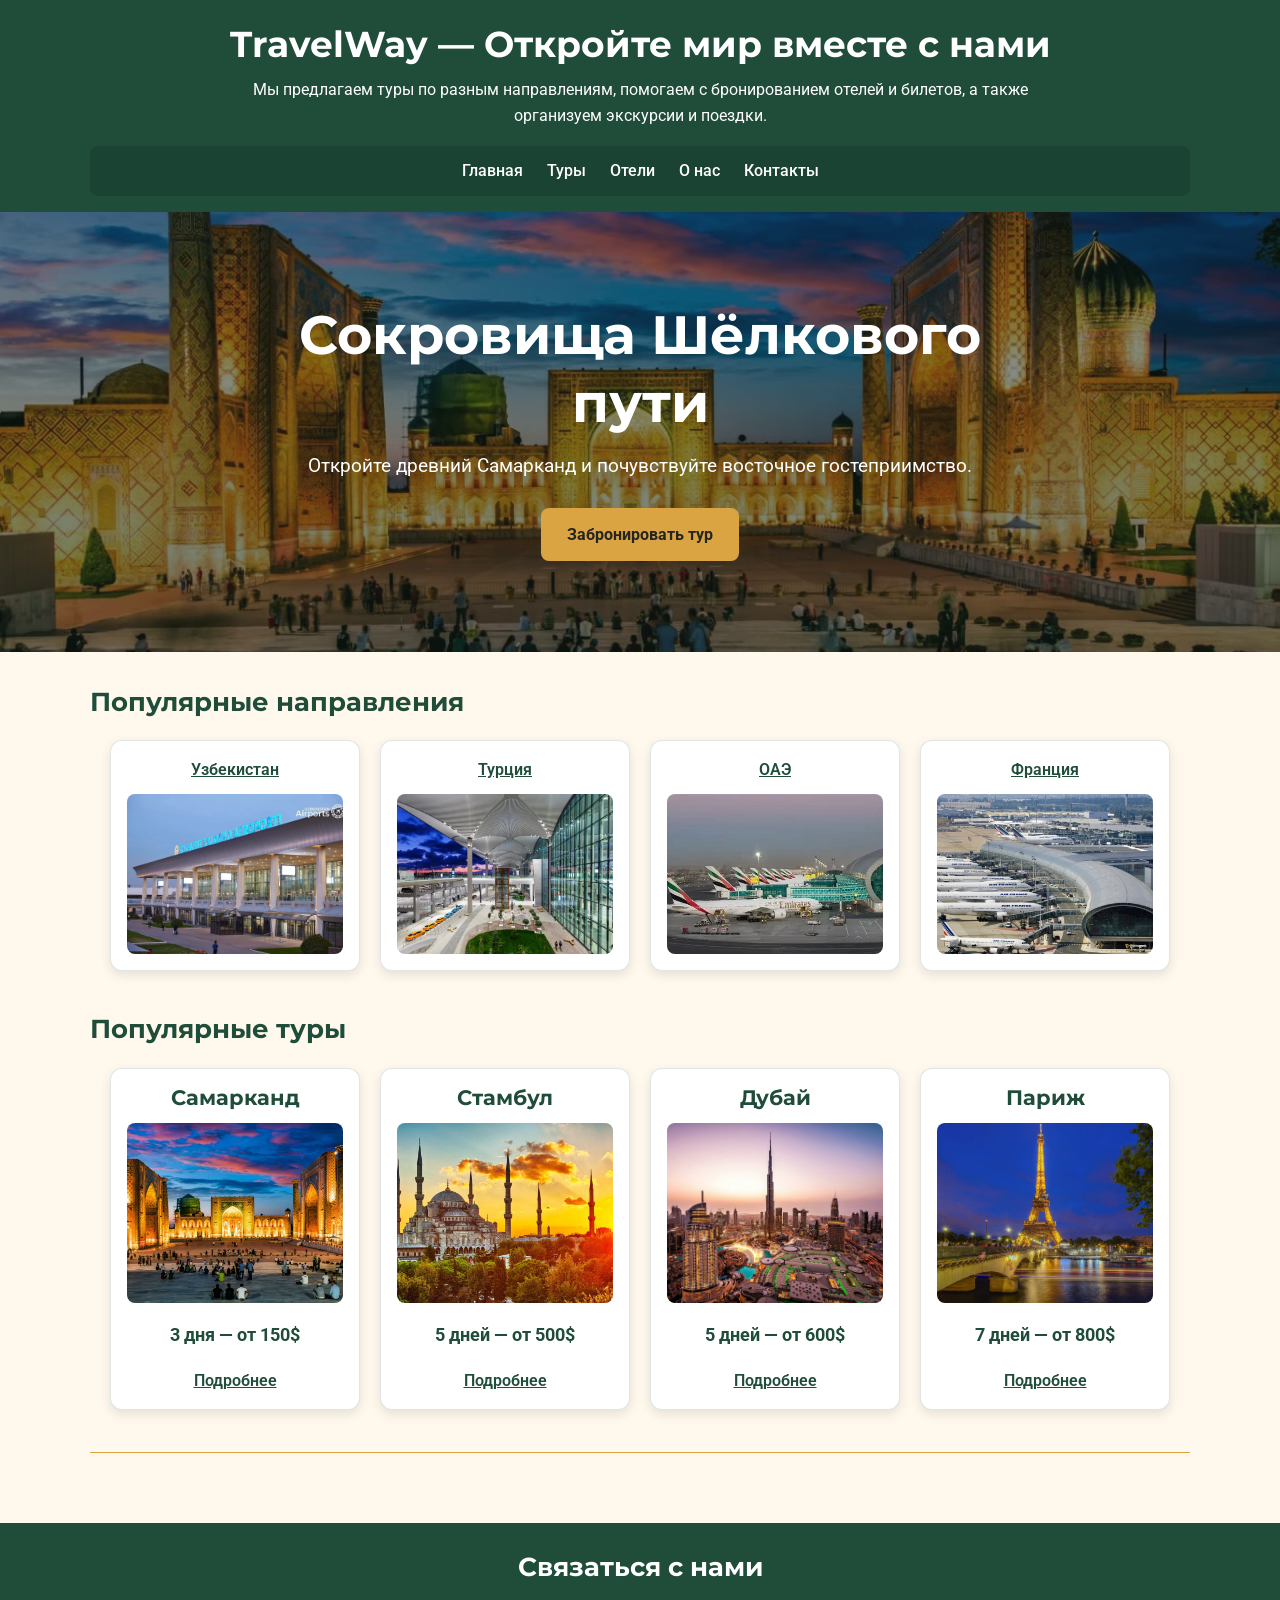
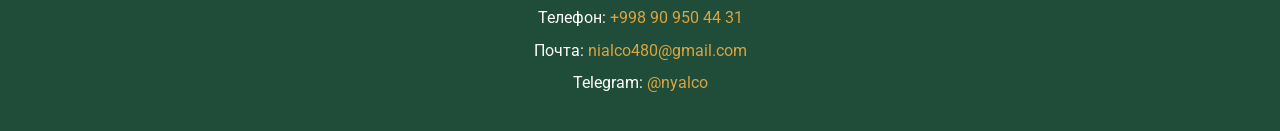
<file: index.html>
<!DOCTYPE html>
<html lang="ru">
<head>
    <meta charset="UTF-8">
    <meta name="viewport" content="width=device-width, initial-scale=1.0">
    <title>TravelWay — главная</title>
    <link rel="stylesheet" href="style.css">
</head>
<body>
<header class="site-header">
    <div class="container">
        <section class="header-intro">
            <h1>TravelWay — Откройте мир вместе с нами</h1>
            <p>Мы предлагаем туры по разным направлениям, помогаем с бронированием отелей и билетов, а также организуем экскурсии и поездки.</p>
        </section>
        <nav aria-label="Основная навигация">
            <a href="glavnayaStr.html">Главная</a>
            <a href="turi.html">Туры</a>
            <a href="oteli.html">Отели</a>
            <a href="oNas.html">О нас</a>
            <a href="#kontakti">Контакты</a>
        </nav>
    </div>
</header>

<section class="hero" aria-labelledby="hero-title">
    <div class="hero-content">
        <h2 id="hero-title">Сокровища Шёлкового пути</h2>
        <p>Откройте древний Самарканд и почувствуйте восточное гостеприимство.</p>
        <a class="btn" href="turi.html">Забронировать тур</a>
    </div>
</section>

<main>
    <div class="container">
        <section class="popNaprav">
            <h2>Популярные направления</h2>
            <ul>
                <li>
                    <a href="turiUzb.html">Узбекистан</a>
                    <img src="uzb1.webp" alt="Архитектура Узбекистана" loading="lazy">
                </li>
                <li>
                    <a href="soonTur.html">Турция</a>
                    <img src="turk1.webp" alt="Турция" loading="lazy">
                </li>
                <li>
                    <a href="soonTur.html">ОАЭ</a>
                    <img src="uae1.webp" alt="Объединённые Арабские Эмираты" loading="lazy">
                </li>
                <li>
                    <a href="soonTur.html">Франция</a>
                    <img src="fr1.webp" alt="Франция" loading="lazy">
                </li>
            </ul>
        </section>

        <section class="popTuri">
            <h2>Популярные туры</h2>
            <ul>
                <li>
                    <h3>Самарканд</h3>
                    <img src="samarkand1.webp" alt="Самарканд" loading="lazy">
                    <p class="price">3 дня — от 150$</p>
                    <a href="#kontakti">Подробнее</a>
                </li>
                <li>
                    <h3>Стамбул</h3>
                    <img src="stambul1.webp" alt="Стамбул" loading="lazy">
                    <p class="price">5 дней — от 500$</p>
                    <a href="soonTur.html">Подробнее</a>
                </li>
                <li>
                    <h3>Дубай</h3>
                    <img src="dubai1.webp" alt="Дубай" loading="lazy">
                    <p class="price">5 дней — от 600$</p>
                    <a href="soonTur.html">Подробнее</a>
                </li>
                <li>
                    <h3>Париж</h3>
                    <img src="paris1.webp" alt="Париж" loading="lazy">
                    <p class="price">7 дней — от 800$</p>
                    <a href="soonTur.html">Подробнее</a>
                </li>
            </ul>
        </section>
        <hr>
    </div>
</main>

<footer id="kontakti" class="site-footer">
    <div class="container">
        <h2>Связаться с нами</h2>
        <p>Телефон: <a href="tel:+998909504431">+998 90 950 44 31</a></p>
        <p>Почта: <a href="mailto:nialco480@gmail.com">nialco480@gmail.com</a></p>
        <p>Telegram: <a href="https://t.me/nyalco">@nyalco</a></p>
    </div>
</footer>
</body>
</html>
</file>
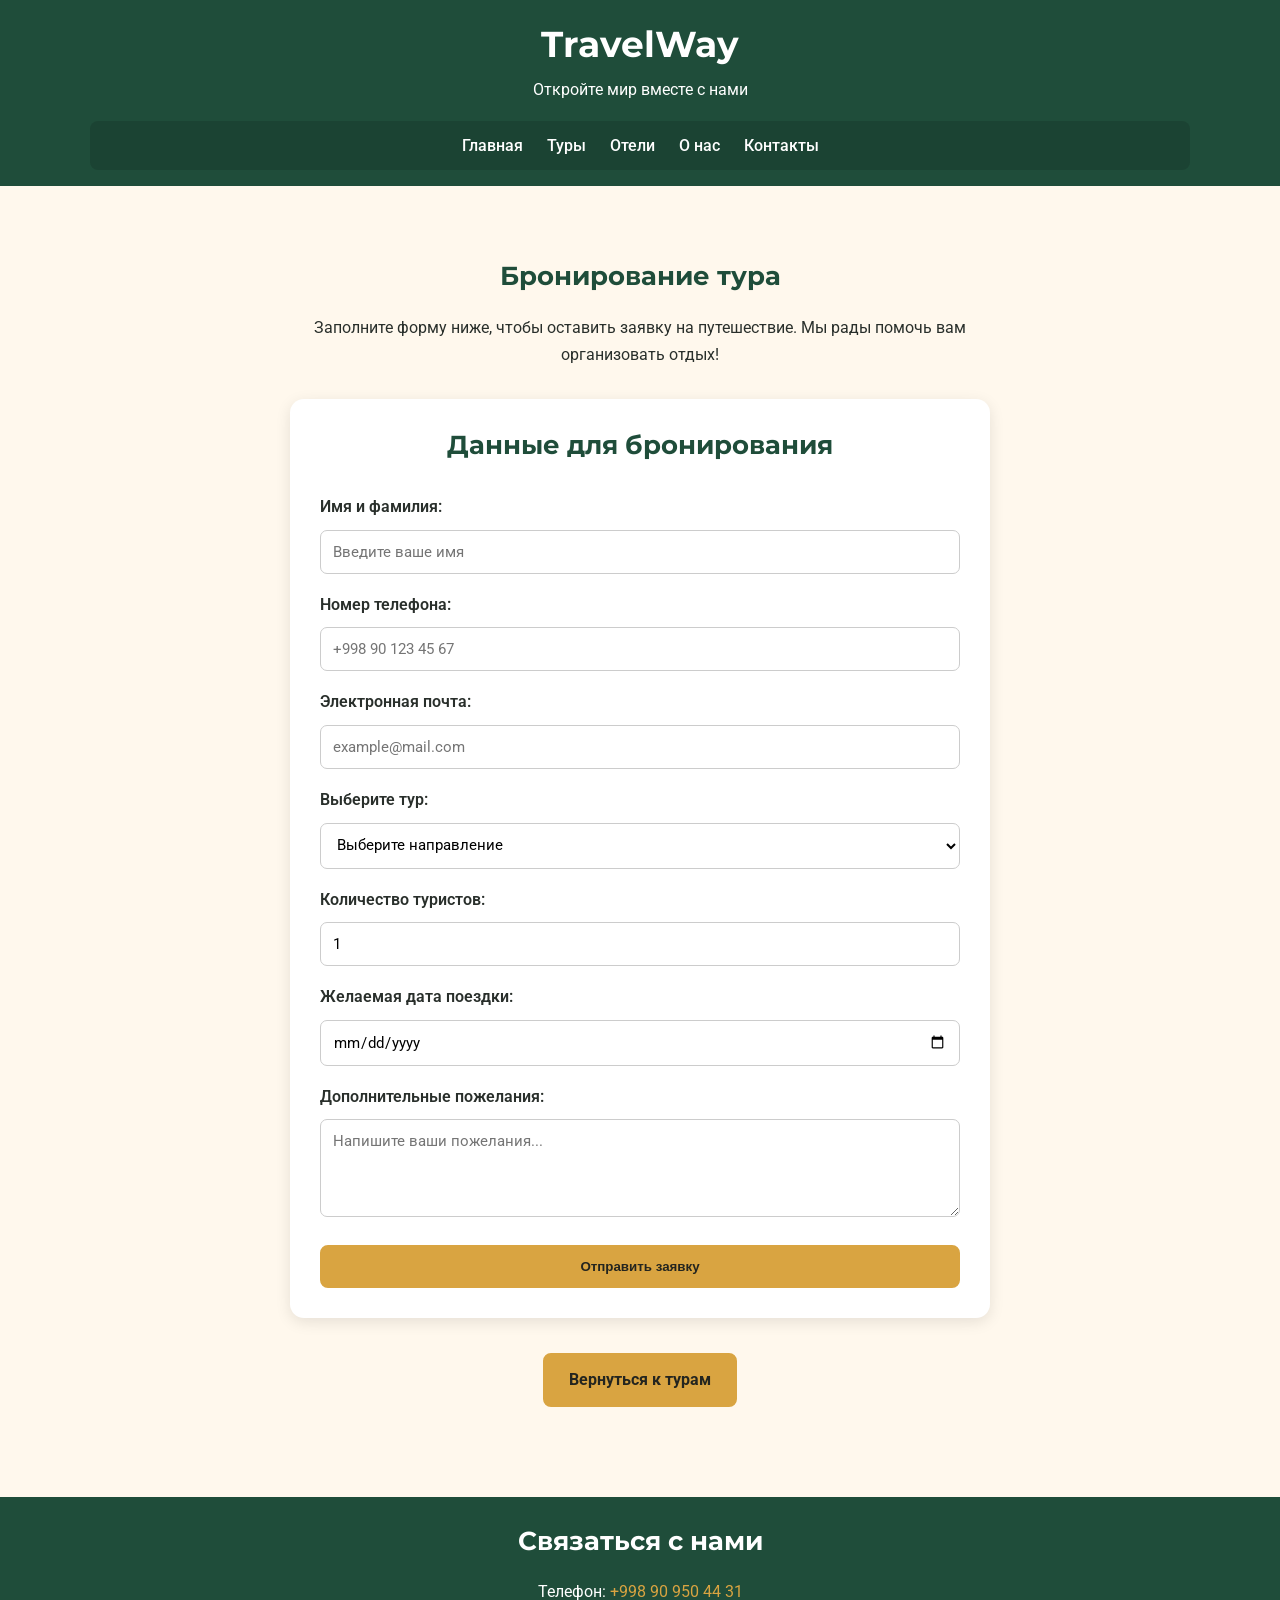
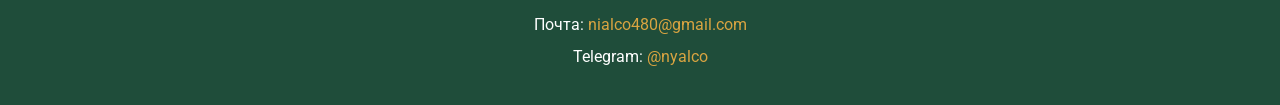
<file: bronirovanie.html>
<!DOCTYPE html>
<html lang="ru">
<head>
    <meta charset="UTF-8">
    <meta name="viewport" content="width=device-width, initial-scale=1.0">
    <title>TravelWay — Бронирование тура</title>
    <link rel="stylesheet" href="style.css">
</head>

<body class="booking-page">

<header class="site-header">
    <div class="container">
        <div class="header-intro">
            <h1>TravelWay</h1>
            <p>Откройте мир вместе с нами</p>
        </div>

        <nav>
            <a href="glavnayaStr.html">Главная</a>
            <a href="turi.html">Туры</a>
            <a href="oteli.html">Отели</a>
            <a href="oNas.html">О нас</a>
            <a href="glavnayaStr.html#kontakti">Контакты</a>
        </nav>
    </div>
</header>

<main class="container">

    <section class="booking-intro">
        <h2>Бронирование тура</h2>
        <p>
            Заполните форму ниже, чтобы оставить заявку
            на путешествие. Мы рады помочь вам организовать отдых!
        </p>
    </section>

    <section class="booking-card">

        <h2>Данные для бронирования</h2>

        <form action="#" method="get" class="booking-form">

            <label for="clientName">Имя и фамилия:</label>
            <input type="text" id="clientName" name="name"
                   placeholder="Введите ваше имя" required>

            <label for="clientPhone">Номер телефона:</label>
            <input type="tel" id="clientPhone" name="phone"
                   placeholder="+998 90 123 45 67" required>

            <label for="clientEmail">Электронная почта:</label>
            <input type="email" id="clientEmail" name="email"
                   placeholder="example@mail.com" required>

            <label for="tourName">Выберите тур:</label>
            <select id="tourName" name="tour" required>
                <option value="">Выберите направление</option>
                <option value="Самарканд">Самарканд</option>
                <option value="Бухара">Бухара</option>
                <option value="Хива">Хива</option>
                <option value="Ташкент">Ташкент</option>
                <option value="Шахрисабз">Шахрисабз</option>
                <option value="Нукус">Нукус</option>
                <option value="Ферганская долина">Ферганская долина</option>
                <option value="Аральское море">Аральское море</option>
            </select>

            <label for="tourists">Количество туристов:</label>
            <input type="number" id="tourists" name="tourists"
                   min="1" max="20" value="1" required>

            <label for="tourDate">Желаемая дата поездки:</label>
            <input type="date" id="tourDate" name="date" required>

            <label for="comment">Дополнительные пожелания:</label>
            <textarea id="comment" name="comment" rows="4"
                      placeholder="Напишите ваши пожелания..."></textarea>

            <button type="submit" class="btn">
                Отправить заявку
            </button>

        </form>

    </section>

    <section class="booking-back">
        <a href="turiUzb.html" class="btn">
            Вернуться к турам
        </a>
    </section>

</main>

<footer id="kontakti" class="site-footer">
    <div class="container">
        <h2>Связаться с нами</h2>
        <p>Телефон: <a href="tel:+998909504431">+998 90 950 44 31</a></p>
        <p>Почта: <a href="mailto:nialco480@gmail.com">nialco480@gmail.com</a></p>
        <p>Telegram: <a href="https://t.me/nyalco">@nyalco</a></p>
    </div>
</footer>

</body>
</html>
</file>
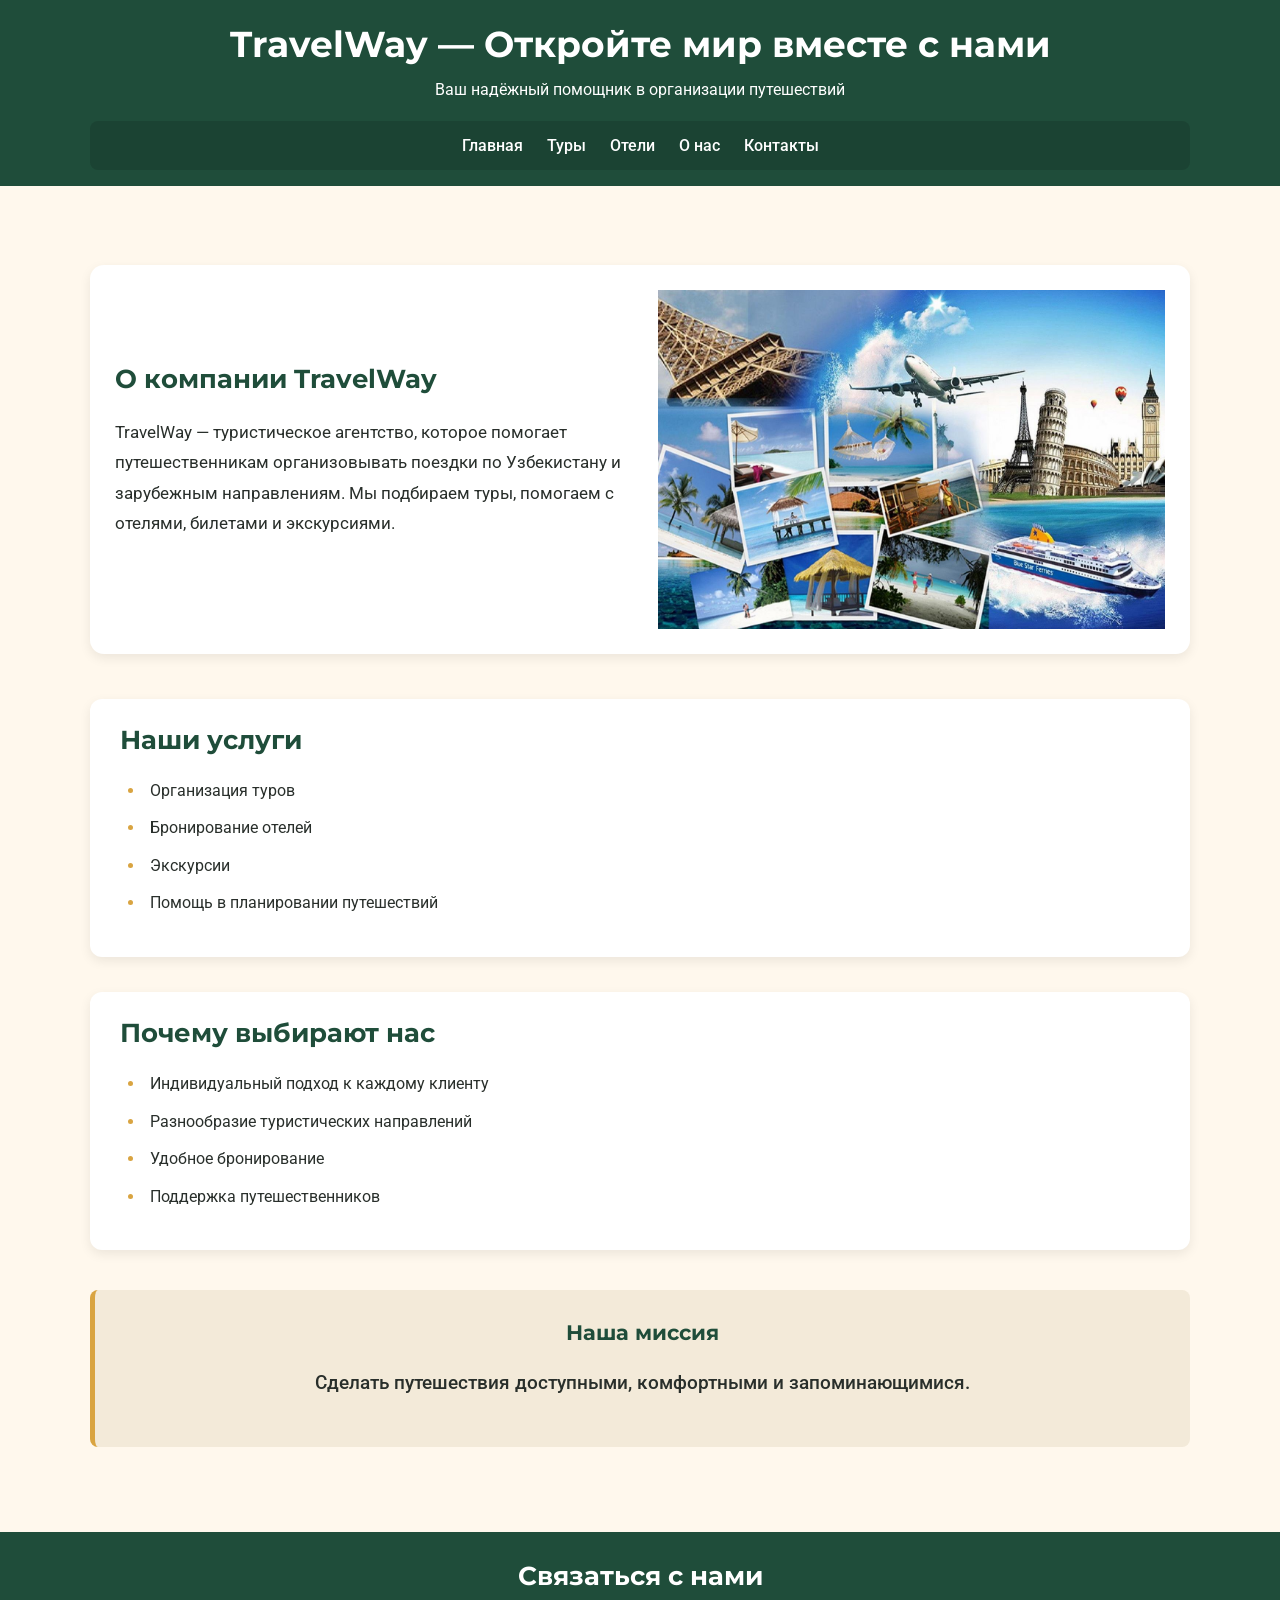
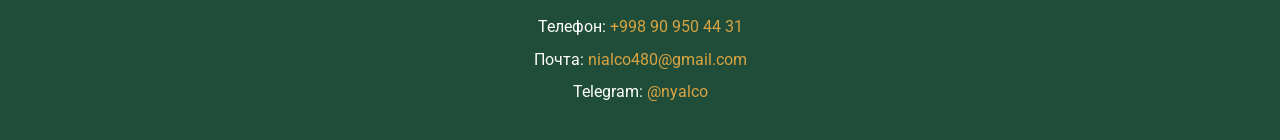
<file: oNas.html>
<!DOCTYPE html>
<html lang="ru">
<head>
    <meta charset="UTF-8">
    <meta name="viewport" content="width=device-width, initial-scale=1.0">
    <title>TravelWay — О нас</title>
    <link rel="stylesheet" href="style.css">
</head>
<body class="about-page">

<header class="site-header">
    <div class="container">
        <section class="header-intro">
            <h1>TravelWay — Откройте мир вместе с нами</h1>
            <p>Ваш надёжный помощник в организации путешествий</p>
        </section>

        <nav aria-label="Основная навигация">
            <a href="glavnayaStr.html">Главная</a>
            <a href="turi.html">Туры</a>
            <a href="oteli.html">Отели</a>
            <a href="oNas.html">О нас</a>
            <a href="#kontakti">Контакты</a>
        </nav>
    </div>
</header>

<main class="container">

    <section class="about-intro">
        <div class="about-text">
            <h2>О компании TravelWay</h2>
            <p>
                TravelWay — туристическое агентство, которое помогает
                путешественникам организовывать поездки по Узбекистану
                и зарубежным направлениям. Мы подбираем туры, помогаем
                с отелями, билетами и экскурсиями.
            </p>
        </div>

        <img src="logo1.png" alt="Логотип туристического агентства TravelWay">
    </section>

    <section class="about-services">
        <h2>Наши услуги</h2>

        <ul>
            <li>Организация туров</li>
            <li>Бронирование отелей</li>
            <li>Экскурсии</li>
            <li>Помощь в планировании путешествий</li>
        </ul>
    </section>

    <section class="about-advantages">
        <h2>Почему выбирают нас</h2>

        <ul>
            <li>Индивидуальный подход к каждому клиенту</li>
            <li>Разнообразие туристических направлений</li>
            <li>Удобное бронирование</li>
            <li>Поддержка путешественников</li>
        </ul>
    </section>

    <article class="about-mission">
        <h3>Наша миссия</h3>
        <p>
            Сделать путешествия доступными, комфортными
            и запоминающимися.
        </p>
    </article>

</main>

<footer id="kontakti" class="site-footer">
    <div class="container">
        <h2>Связаться с нами</h2>
        <p>Телефон: <a href="tel:+998909504431">+998 90 950 44 31</a></p>
        <p>Почта: <a href="mailto:nialco480@gmail.com">nialco480@gmail.com</a></p>
        <p>Telegram: <a href="https://t.me/nyalco">@nyalco</a></p>
    </div>
</footer>

</body>
</html>
</file>
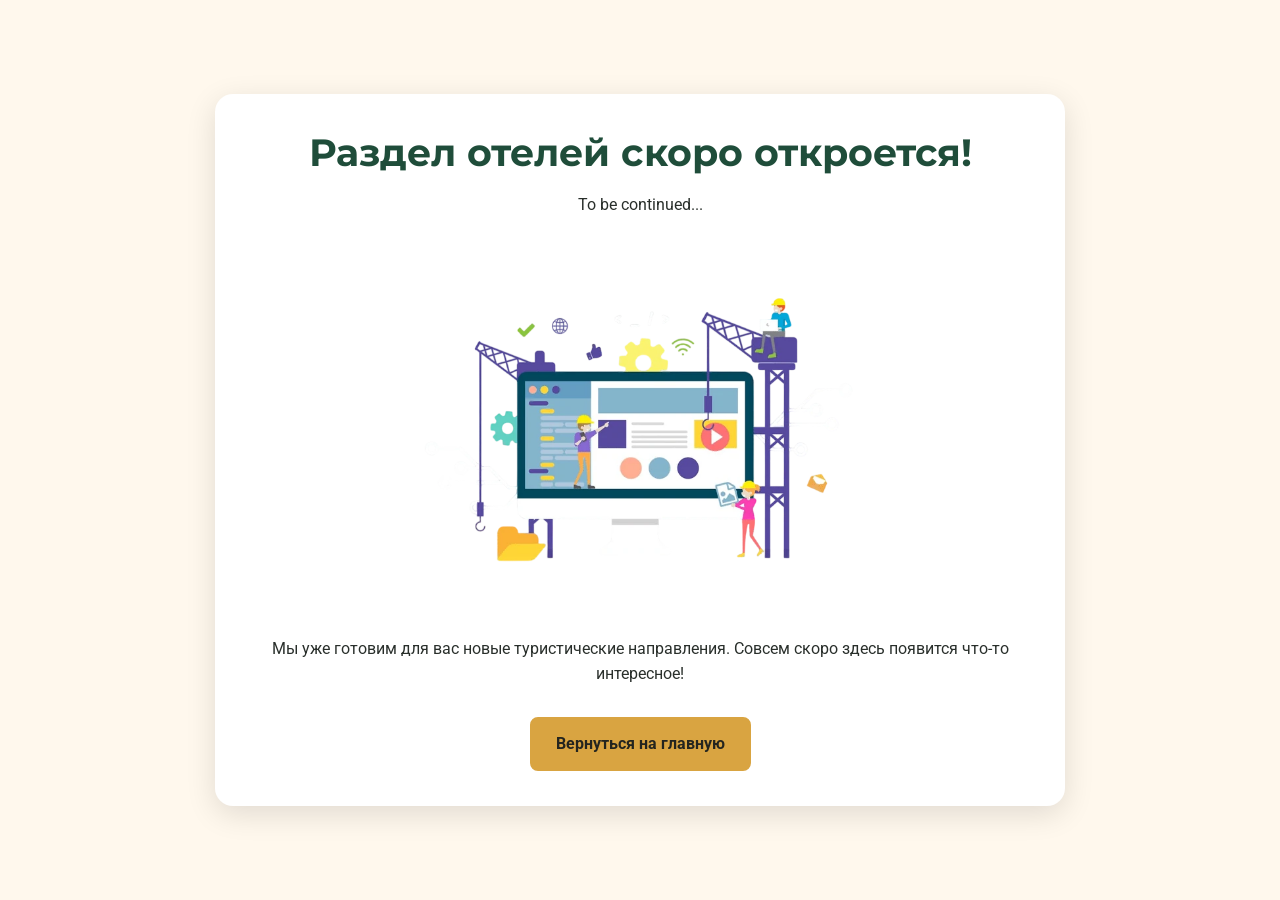
<file: oteli.html>
<!DOCTYPE html>
<html lang="ru">
<head>
    <meta charset="UTF-8">
    <meta name="viewport" content="width=device-width, initial-scale=1.0">
    <title>TravelWay — Отели</title>
    <link rel="stylesheet" href="style.css">
</head>
<body class="soon-page">

<main class="soon-container">
    <div class="soon-content">
        <h1>Раздел отелей скоро откроется!</h1>
        <p>To be continued...</p>

        <img src="soon1.webp" alt="Страница находится в разработке">

        <p>
            Мы уже готовим для вас новые туристические направления.
            Совсем скоро здесь появится что-то интересное!
        </p>

        <a href="glavnayaStr.html" class="btn">
            Вернуться на главную
        </a>
    </div>
</main>

</body>
</html>
</file>
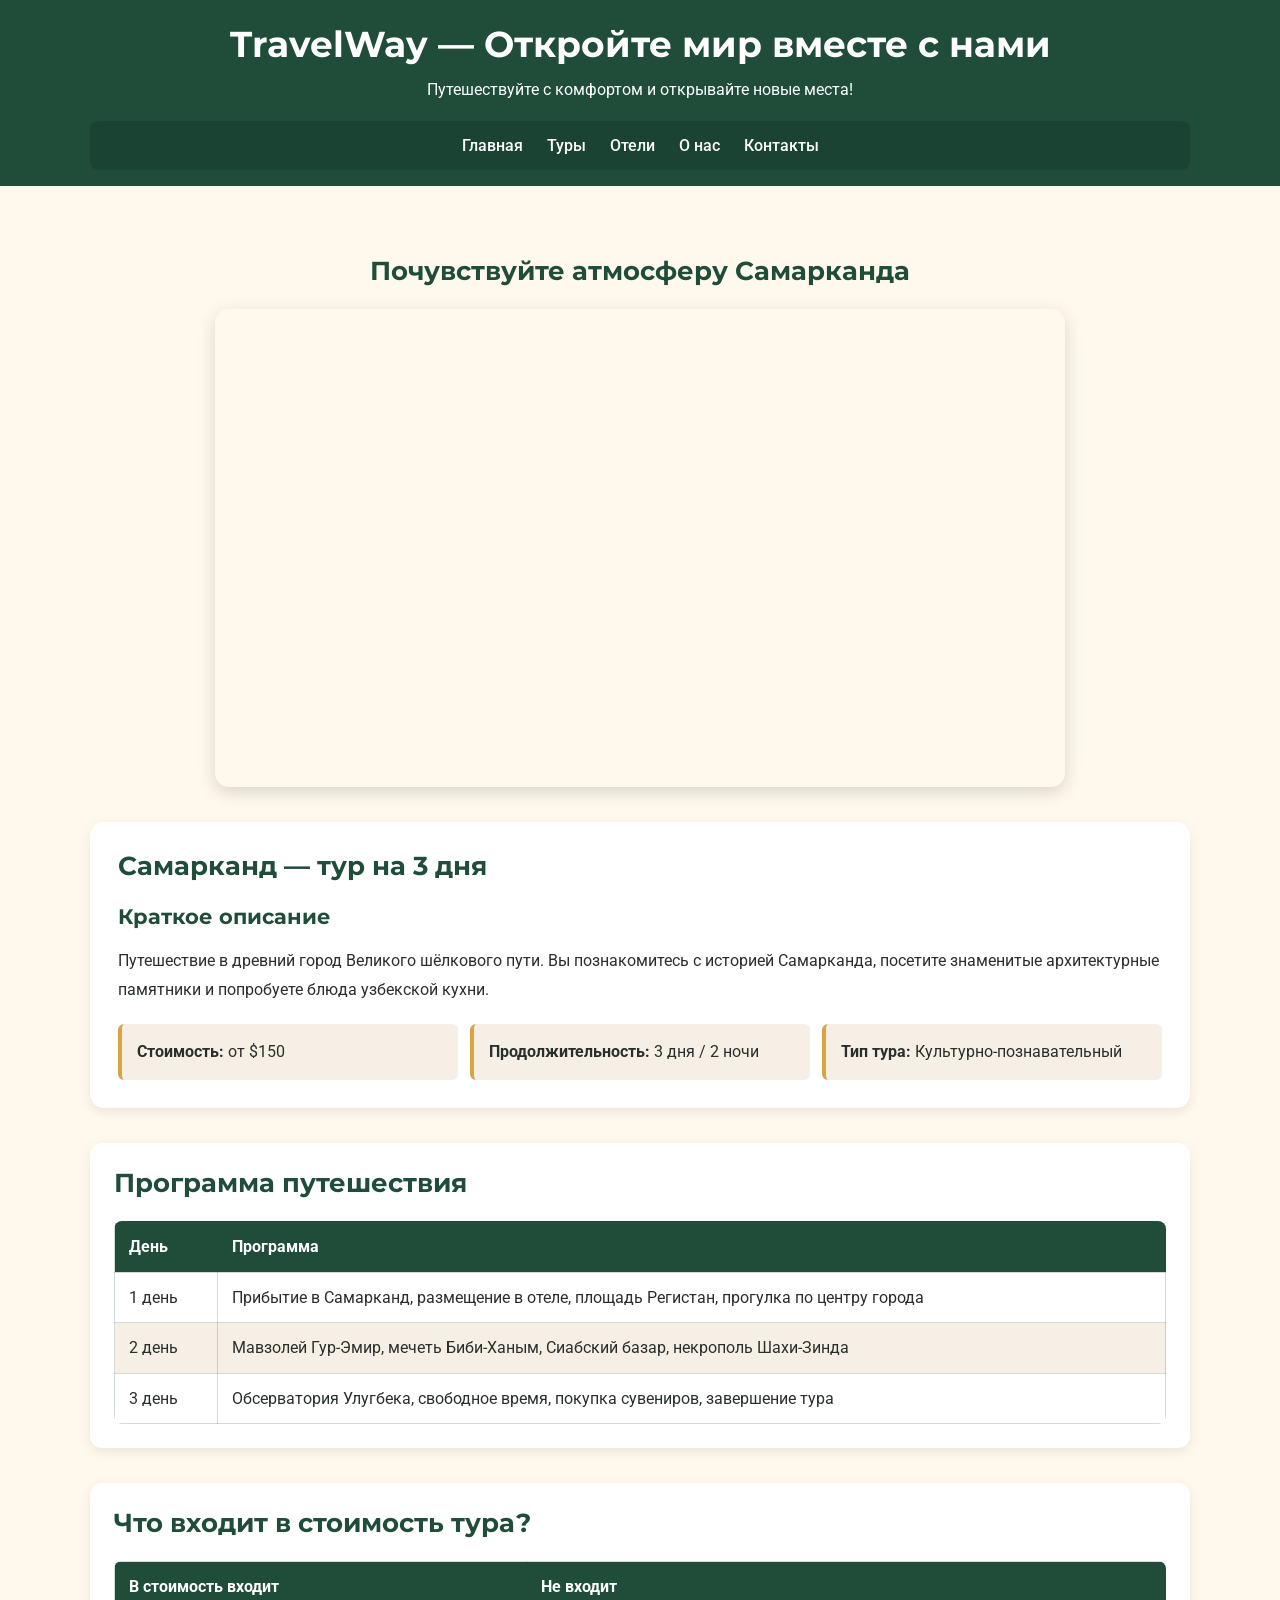
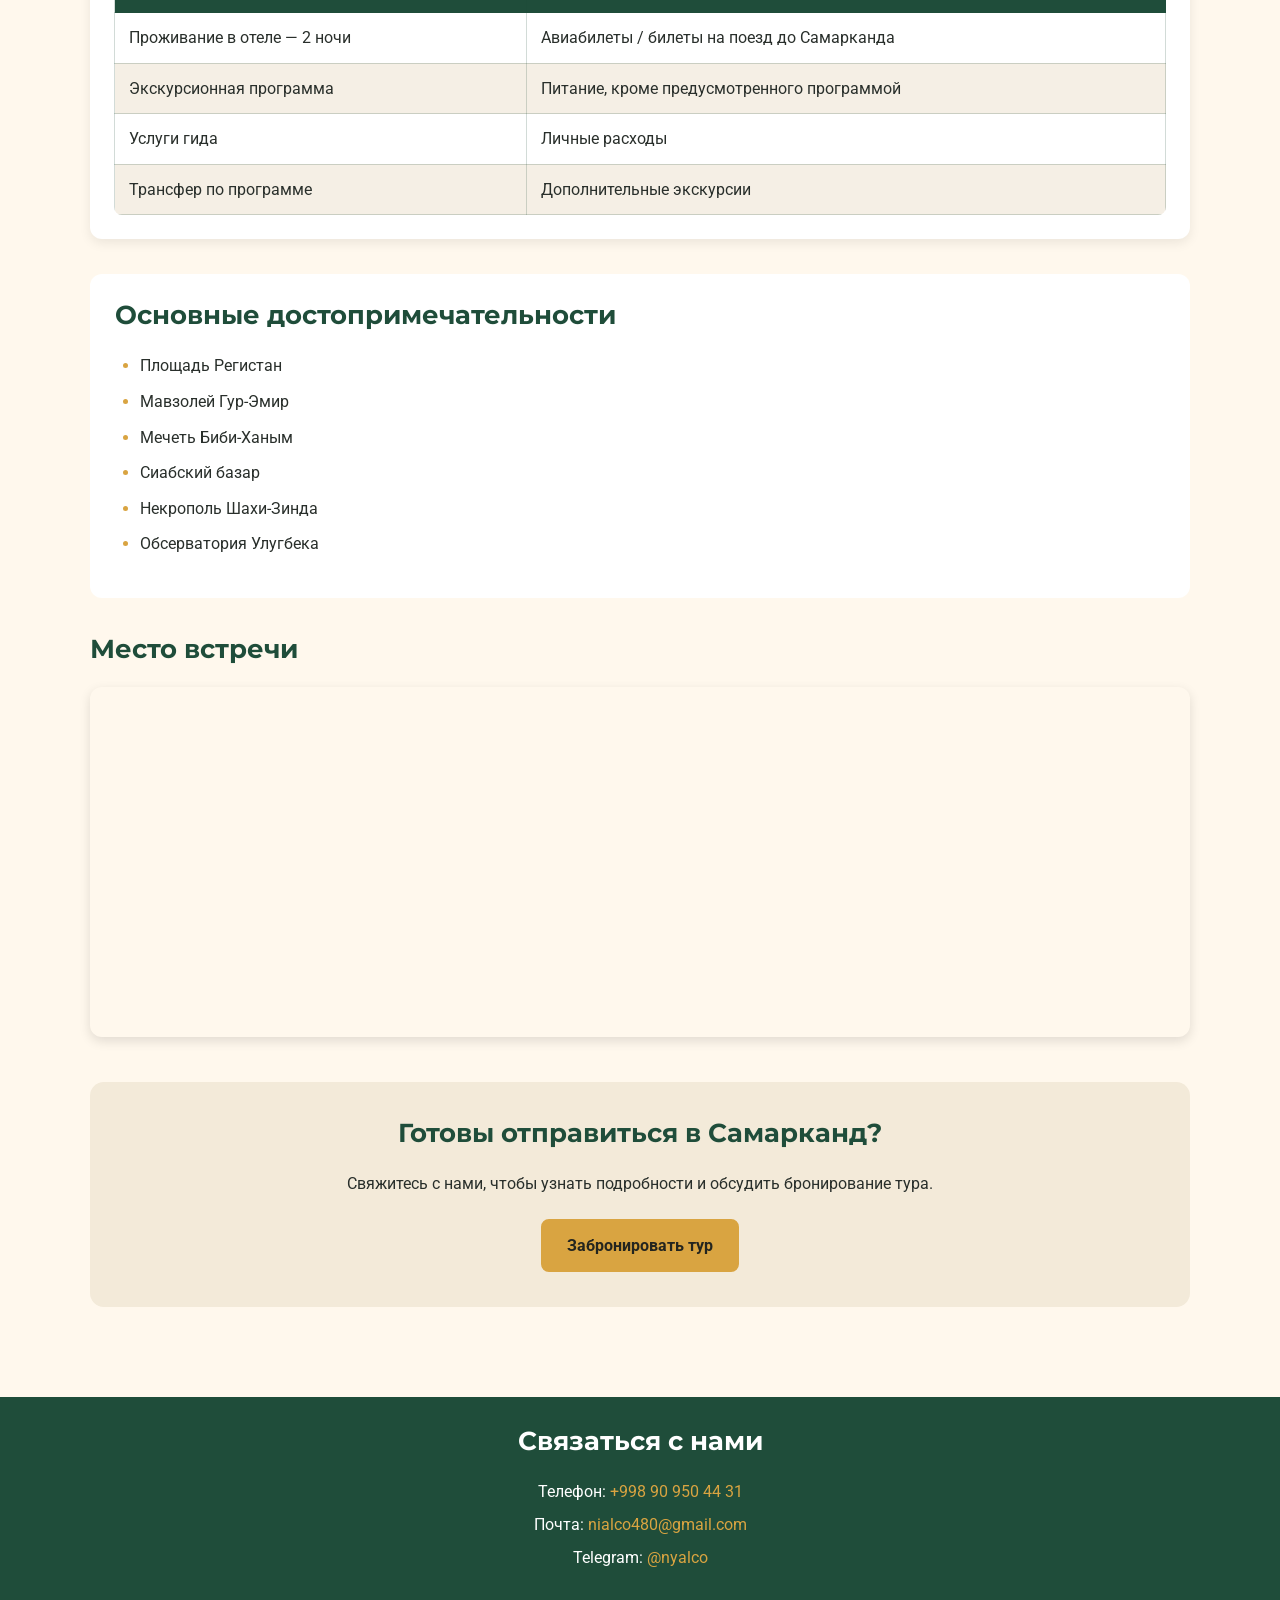
<file: samarkandTur.html>
<!DOCTYPE html>
<html lang="ru">
<head>
    <meta charset="UTF-8">
    <meta name="viewport" content="width=device-width, initial-scale=1.0">
    <title>TravelWay — Тур в Самарканд</title>
    <link rel="stylesheet" href="style.css">
</head>
<body class="samarkand-page">

<header class="site-header">
    <div class="container">
        <section class="header-intro">
            <h1>TravelWay — Откройте мир вместе с нами</h1>
            <p>Путешествуйте с комфортом и открывайте новые места!</p>
        </section>

        <nav aria-label="Основная навигация">
            <a href="glavnayaStr.html">Главная</a>
            <a href="turi.html">Туры</a>
            <a href="oteli.html">Отели</a>
            <a href="oNas.html">О нас</a>
            <a href="#kontakti">Контакты</a>
        </nav>
    </div>
</header>

<main class="container">

    <section class="samarkand-video">
        <h2>Почувствуйте атмосферу Самарканда</h2>
        <div class="video-wrapper">
            <iframe
                src="https://www.youtube.com/embed/zZM1gdZArv0"
                title="Видео о Самарканде"
                allowfullscreen>
            </iframe>
        </div>
    </section>

    <section class="samarkand-description">
        <h2>Самарканд — тур на 3 дня</h2>
        <h3>Краткое описание</h3>

        <p>
            Путешествие в древний город Великого шёлкового пути.
            Вы познакомитесь с историей Самарканда, посетите знаменитые
            архитектурные памятники и попробуете блюда узбекской кухни.
        </p>

        <div class="tour-info">
            <p><strong>Стоимость:</strong> от $150</p>
            <p><strong>Продолжительность:</strong> 3 дня / 2 ночи</p>
            <p><strong>Тип тура:</strong> Культурно-познавательный</p>
        </div>
    </section>

    <section class="samarkand-program">
        <h2>Программа путешествия</h2>

        <div class="table-wrapper">
            <table>
                <thead>
                    <tr>
                        <th>День</th>
                        <th>Программа</th>
                    </tr>
                </thead>
                <tbody>
                    <tr>
                        <td>1 день</td>
                        <td>Прибытие в Самарканд, размещение в отеле, площадь Регистан, прогулка по центру города</td>
                    </tr>
                    <tr>
                        <td>2 день</td>
                        <td>Мавзолей Гур-Эмир, мечеть Биби-Ханым, Сиабский базар, некрополь Шахи-Зинда</td>
                    </tr>
                    <tr>
                        <td>3 день</td>
                        <td>Обсерватория Улугбека, свободное время, покупка сувениров, завершение тура</td>
                    </tr>
                </tbody>
            </table>
        </div>
    </section>

    <section class="samarkand-inclusions">
        <h2>Что входит в стоимость тура?</h2>

        <div class="table-wrapper">
            <table>
                <thead>
                    <tr>
                        <th>В стоимость входит</th>
                        <th>Не входит</th>
                    </tr>
                </thead>
                <tbody>
                    <tr>
                        <td>Проживание в отеле — 2 ночи</td>
                        <td>Авиабилеты / билеты на поезд до Самарканда</td>
                    </tr>
                    <tr>
                        <td>Экскурсионная программа</td>
                        <td>Питание, кроме предусмотренного программой</td>
                    </tr>
                    <tr>
                        <td>Услуги гида</td>
                        <td>Личные расходы</td>
                    </tr>
                    <tr>
                        <td>Трансфер по программе</td>
                        <td>Дополнительные экскурсии</td>
                    </tr>
                </tbody>
            </table>
        </div>
    </section>

    <section class="samarkand-places">
        <h2>Основные достопримечательности</h2>

        <ul>
            <li>Площадь Регистан</li>
            <li>Мавзолей Гур-Эмир</li>
            <li>Мечеть Биби-Ханым</li>
            <li>Сиабский базар</li>
            <li>Некрополь Шахи-Зинда</li>
            <li>Обсерватория Улугбека</li>
        </ul>
    </section>

    <section class="samarkand-map">
        <h2>Место встречи</h2>

        <div class="map-wrapper">
            <iframe
                src="https://www.google.com/maps/embed?pb=!1m18!1m12!1m3!1d429.4067452844704!2d69.2442593677011!3d41.28722133851763!2m3!1f0!2f0!3f0!3m2!1i1024!2i768!4f13.1!3m3!1m2!1s0x38ae8af1c75853cf%3A0xf6a43618e9c541e!2sStayInn%20City%20Center!5e1!3m2!1sru!2s!4v1791218185516!5m2!1sru!2s"
                title="Карта места встречи"
                allowfullscreen
                loading="lazy"
                referrerpolicy="strict-origin-when-cross-origin">
            </iframe>
        </div>
    </section>

    <section class="samarkand-booking">
        <h2>Готовы отправиться в Самарканд?</h2>
        <p>Свяжитесь с нами, чтобы узнать подробности и обсудить бронирование тура.</p>
        <a class="btn" href="bronirovanie.html">Забронировать тур</a>
    </section>

</main>

<footer id="kontakti" class="site-footer">
    <div class="container">
        <h2>Связаться с нами</h2>
        <p>Телефон: <a href="tel:+998909504431">+998 90 950 44 31</a></p>
        <p>Почта: <a href="mailto:nialco480@gmail.com">nialco480@gmail.com</a></p>
        <p>Telegram: <a href="https://t.me/nyalco">@nyalco</a></p>
    </div>
</footer>

</body>
</html>
</file>
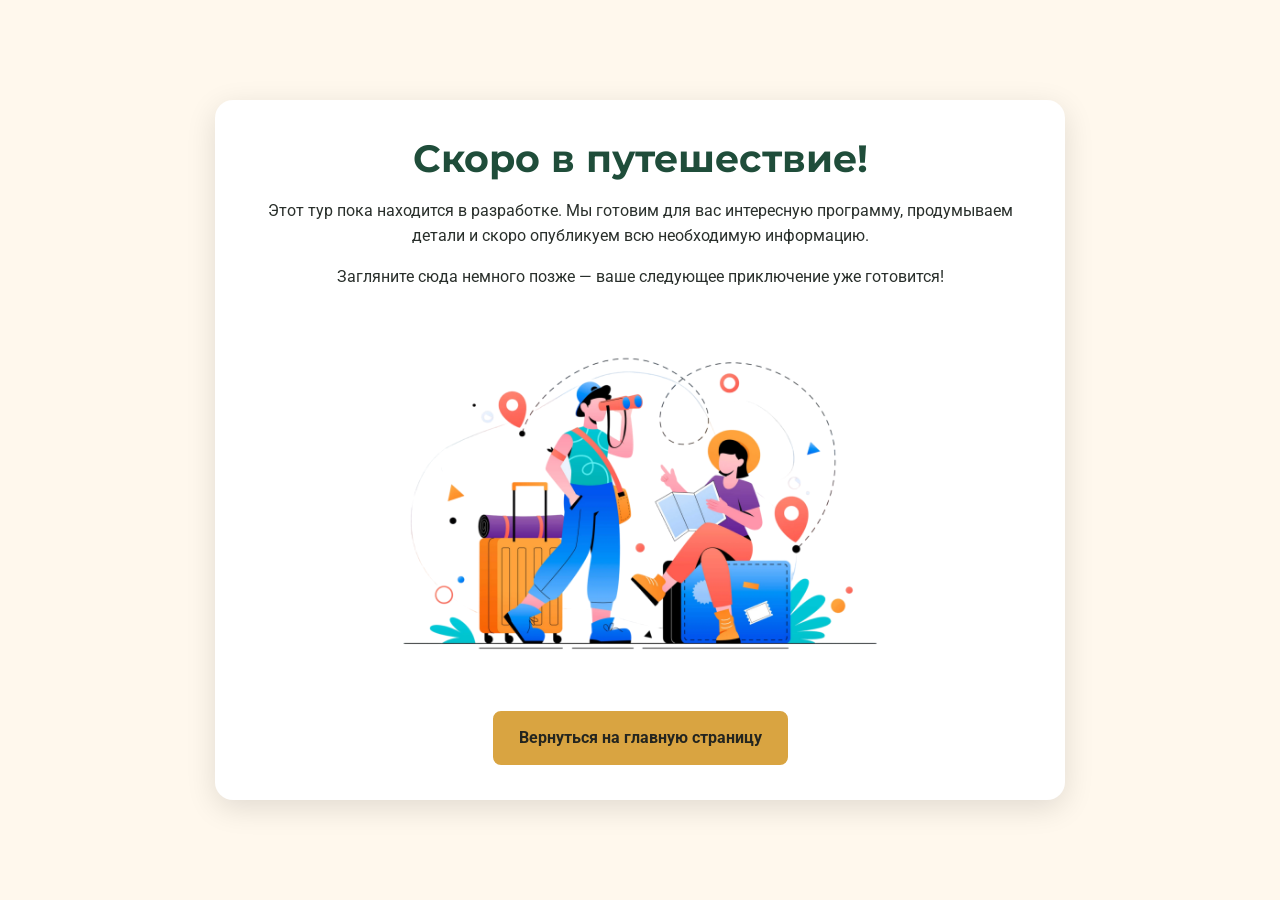
<file: soonTur.html>
<!DOCTYPE html>
<html lang="ru">
<head>
    <meta charset="UTF-8">
    <meta name="viewport" content="width=device-width, initial-scale=1.0">
    <title>TravelWay — Скоро в путешествие</title>
    <link rel="stylesheet" href="style.css">
</head>

<body class="soon-page">

<main class="soon-container">
    <section class="soon-content">
        <h1>Скоро в путешествие!</h1>

        <p>
            Этот тур пока находится в разработке. Мы готовим для вас
            интересную программу, продумываем детали и скоро опубликуем
            всю необходимую информацию.
        </p>

        <p>
            Загляните сюда немного позже — ваше следующее приключение
            уже готовится!
        </p>

        <img src="soon2.webp" alt="Скоро здесь появится новый туристический маршрут">

        <a href="glavnayaStr.html" class="btn">Вернуться на главную страницу</a>
    </section>
</main>

</body>
</html>
</file>
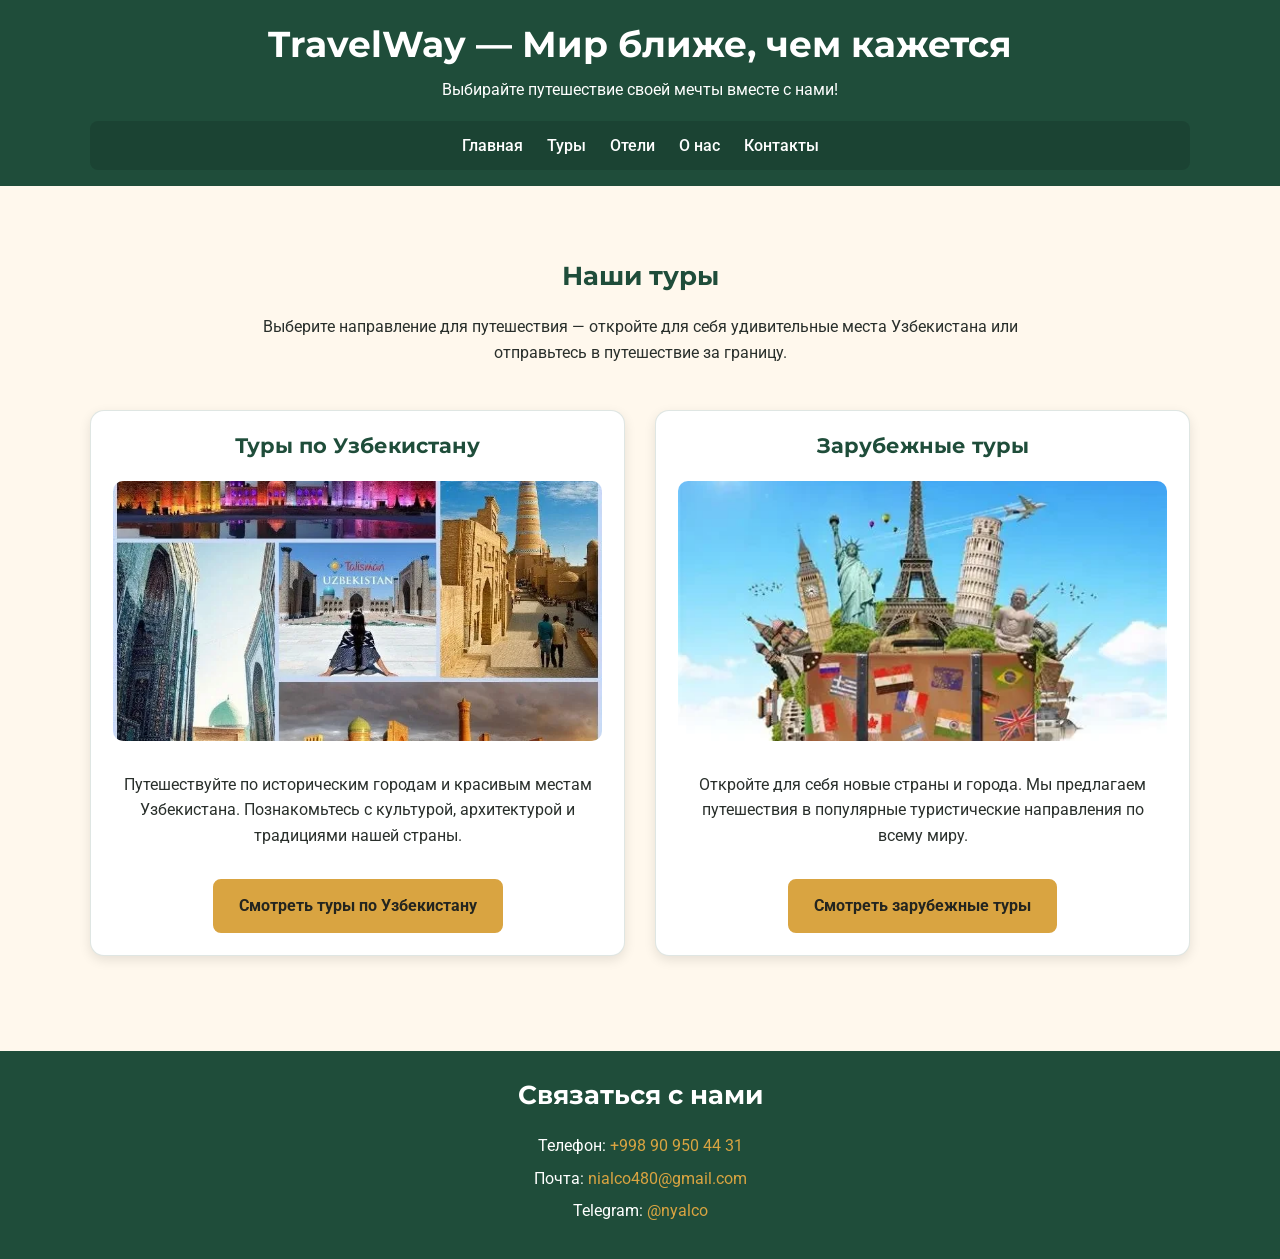
<file: turi.html>
<!DOCTYPE html>
<html lang="ru">
<head>
    <meta charset="UTF-8">
    <meta name="viewport" content="width=device-width, initial-scale=1.0">
    <title>TravelWay — Туры</title>
    <link rel="stylesheet" href="style.css">
</head>
<body class="tours-page">

<header class="site-header">
    <div class="container">
        <section class="header-intro">
            <h1>TravelWay — Мир ближе, чем кажется</h1>
            <p>Выбирайте путешествие своей мечты вместе с нами!</p>
        </section>

        <nav aria-label="Основная навигация">
            <a href="glavnayaStr.html">Главная</a>
            <a href="turi.html">Туры</a>
            <a href="oteli.html">Отели</a>
            <a href="oNas.html">О нас</a>
            <a href="#kontakti">Контакты</a>
        </nav>
    </div>
</header>

<main class="container">
    <section class="page-intro">
        <h2>Наши туры</h2>
        <p>
            Выберите направление для путешествия —
            откройте для себя удивительные места Узбекистана
            или отправьтесь в путешествие за границу.
        </p>
    </section>

    <section class="tour-categories">
        <article class="tour-category">
            <h3>Туры по Узбекистану</h3>
            <img src="uzb2.webp" alt="Туристические достопримечательности Узбекистана">
            <p>
                Путешествуйте по историческим городам и красивым
                местам Узбекистана. Познакомьтесь с культурой,
                архитектурой и традициями нашей страны.
            </p>
            <a class="btn" href="turiUzb.html">
                Смотреть туры по Узбекистану
            </a>
        </article>

        <article class="tour-category">
            <h3>Зарубежные туры</h3>
            <img src="zarubejTuri.webp" alt="Путешествия по зарубежным направлениям">
            <p>
                Откройте для себя новые страны и города.
                Мы предлагаем путешествия в популярные
                туристические направления по всему миру.
            </p>
            <a class="btn" href="soonTur.html">
                Смотреть зарубежные туры
            </a>
        </article>
    </section>
</main>

<footer id="kontakti" class="site-footer">
    <div class="container">
        <h2>Связаться с нами</h2>
        <p>Телефон: <a href="tel:+998909504431">+998 90 950 44 31</a></p>
        <p>Почта: <a href="mailto:nialco480@gmail.com">nialco480@gmail.com</a></p>
        <p>Telegram: <a href="https://t.me/nyalco">@nyalco</a></p>
    </div>
</footer>

</body>
</html>
</file>
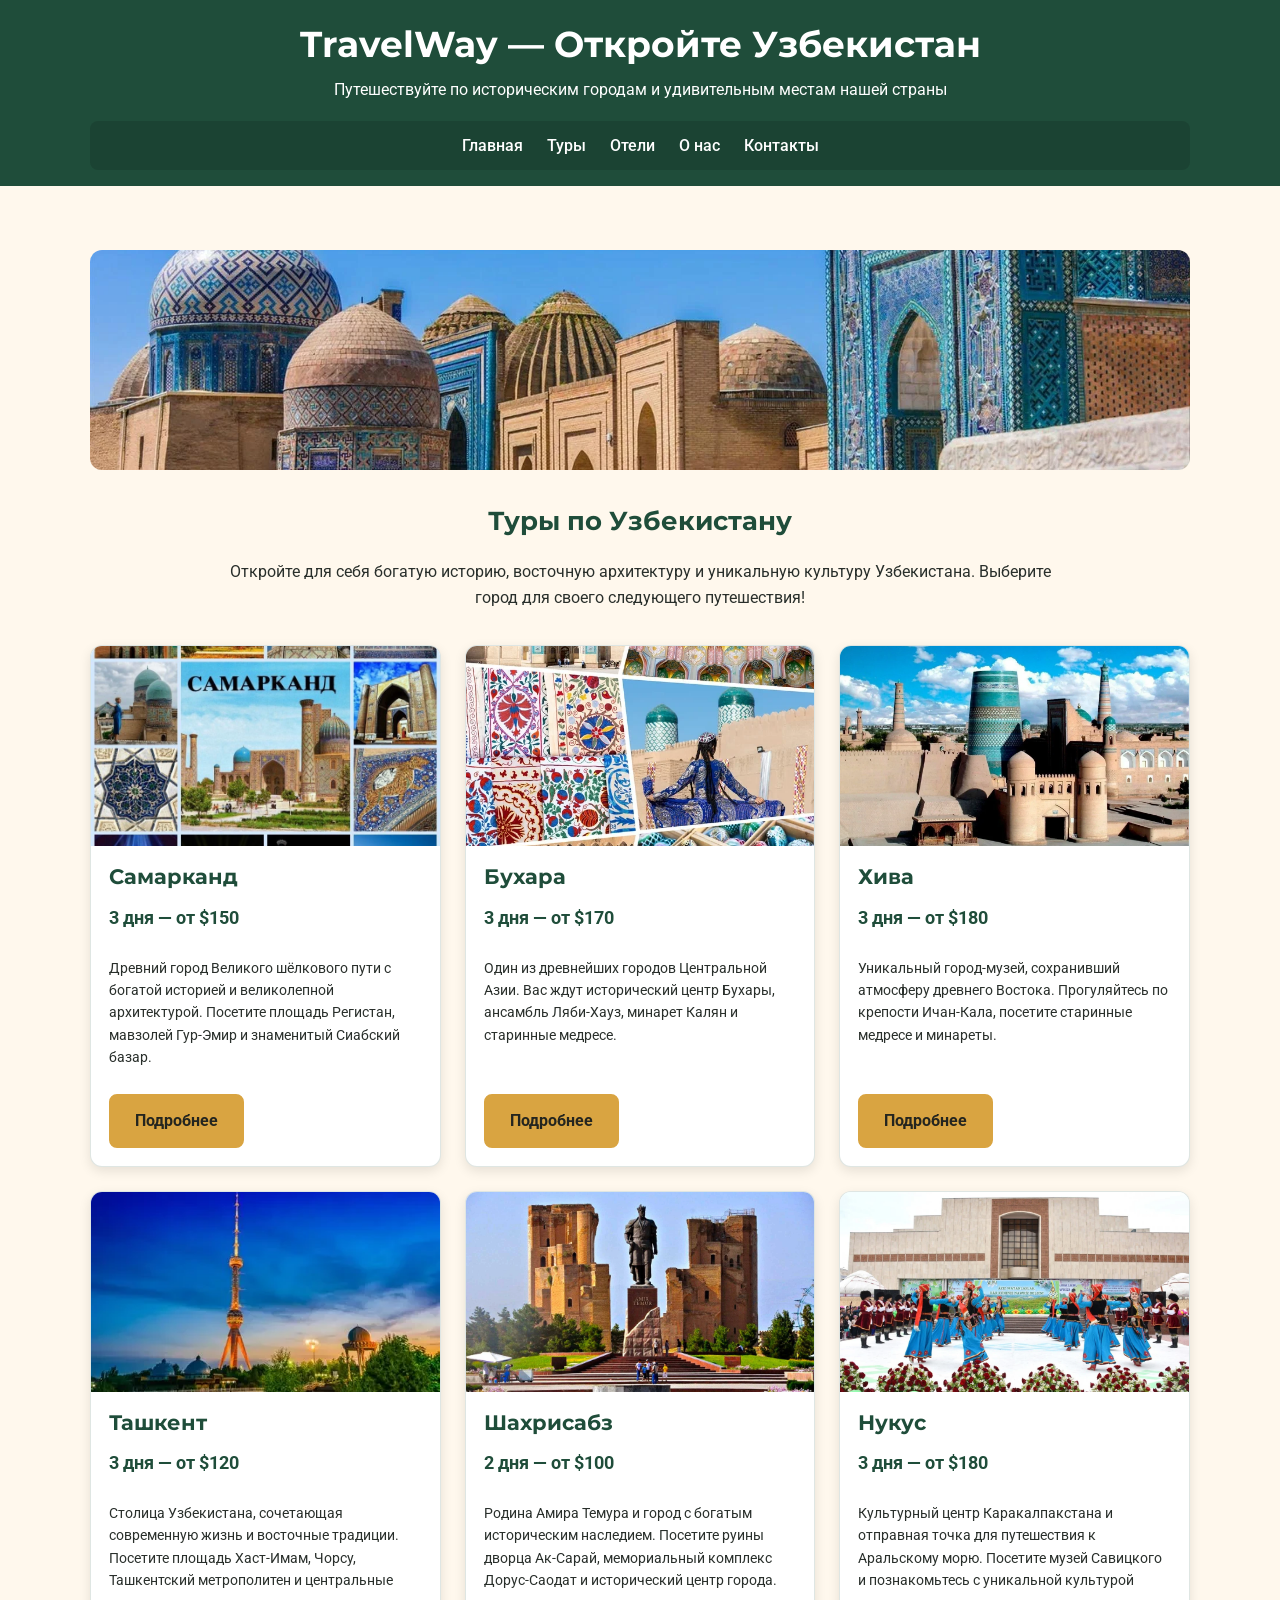
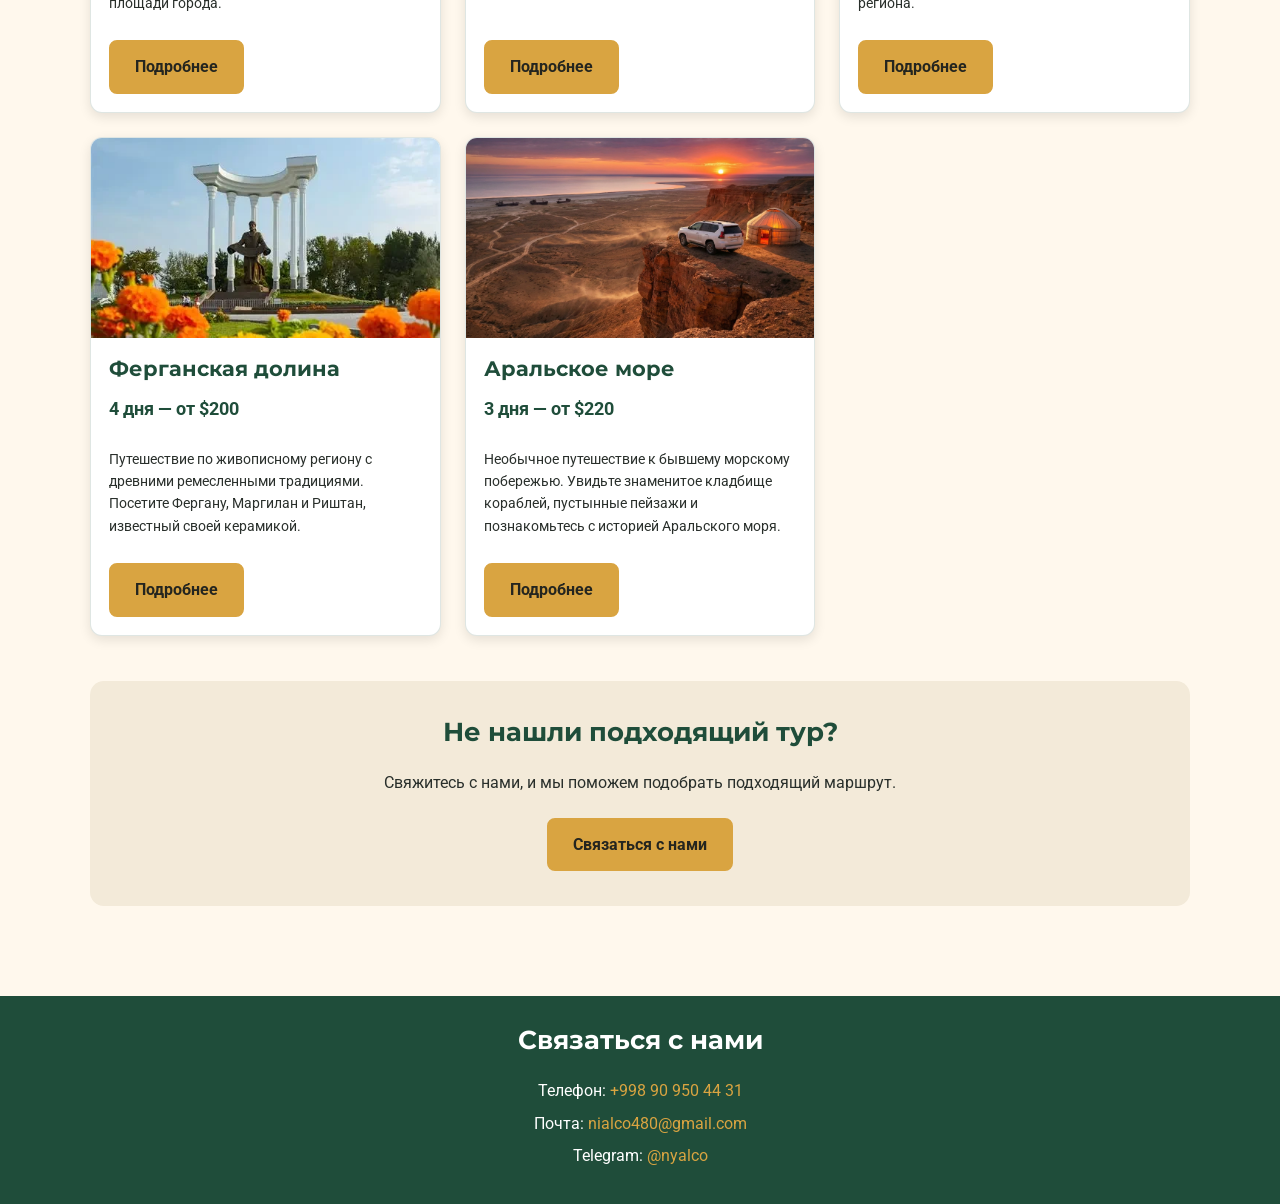
<file: turiUzb.html>
<!DOCTYPE html>
<html lang="ru">
<head>
    <meta charset="UTF-8">
    <meta name="viewport" content="width=device-width, initial-scale=1.0">
    <title>TravelWay — Туры по Узбекистану</title>
    <link rel="stylesheet" href="style.css">
</head>
<body class="uzbekistan-page">

<header class="site-header">
    <div class="container">
        <section class="header-intro">
            <h1>TravelWay — Откройте Узбекистан</h1>
            <p>Путешествуйте по историческим городам и удивительным местам нашей страны</p>
        </section>

        <nav aria-label="Основная навигация">
            <a href="glavnayaStr.html">Главная</a>
            <a href="turi.html">Туры</a>
            <a href="oteli.html">Отели</a>
            <a href="oNas.html">О нас</a>
            <a href="#kontakti">Контакты</a>
        </nav>
    </div>
</header>

<main class="container">

    <section class="uzbekistan-banner">
        <img src="shapkaUzb.webp" alt="Путешествия по Узбекистану">
    </section>

    <section class="uzbekistan-intro">
        <h2>Туры по Узбекистану</h2>
        <p>
            Откройте для себя богатую историю, восточную архитектуру
            и уникальную культуру Узбекистана. Выберите город
            для своего следующего путешествия!
        </p>
    </section>

    <section class="uzbekistan-tours">

        <article class="uzbekistan-card">
            <img src="samarkand2.webp" alt="Архитектура Самарканда">
            <div class="uzbekistan-card-content">
                <h3>Самарканд</h3>
                <p class="price">3 дня — от $150</p>
                <p>Древний город Великого шёлкового пути с богатой историей и великолепной архитектурой. Посетите площадь Регистан, мавзолей Гур-Эмир и знаменитый Сиабский базар.</p>
                <a class="btn" href="samarkandTur.html">Подробнее</a>
            </div>
        </article>

        <article class="uzbekistan-card">
            <img src="buxara1.webp" alt="Историческая архитектура Бухары">
            <div class="uzbekistan-card-content">
                <h3>Бухара</h3>
                <p class="price">3 дня — от $170</p>
                <p>Один из древнейших городов Центральной Азии. Вас ждут исторический центр Бухары, ансамбль Ляби-Хауз, минарет Калян и старинные медресе.</p>
                <a class="btn" href="soonTur.html">Подробнее</a>
            </div>
        </article>

        <article class="uzbekistan-card">
            <img src="xiva1.webp" alt="Древняя крепость Ичан-Кала в Хиве">
            <div class="uzbekistan-card-content">
                <h3>Хива</h3>
                <p class="price">3 дня — от $180</p>
                <p>Уникальный город-музей, сохранивший атмосферу древнего Востока. Прогуляйтесь по крепости Ичан-Кала, посетите старинные медресе и минареты.</p>
                <a class="btn" href="soonTur.html">Подробнее</a>
            </div>
        </article>

        <article class="uzbekistan-card">
            <img src="tashkent1.webp" alt="Достопримечательности Ташкента">
            <div class="uzbekistan-card-content">
                <h3>Ташкент</h3>
                <p class="price">3 дня — от $120</p>
                <p>Столица Узбекистана, сочетающая современную жизнь и восточные традиции. Посетите площадь Хаст-Имам, Чорсу, Ташкентский метрополитен и центральные площади города.</p>
                <a class="btn" href="soonTur.html">Подробнее</a>
            </div>
        </article>

        <article class="uzbekistan-card">
            <img src="shaxrisabz1.webp" alt="Исторические памятники Шахрисабза">
            <div class="uzbekistan-card-content">
                <h3>Шахрисабз</h3>
                <p class="price">2 дня — от $100</p>
                <p>Родина Амира Темура и город с богатым историческим наследием. Посетите руины дворца Ак-Сарай, мемориальный комплекс Дорус-Саодат и исторический центр города.</p>
                <a class="btn" href="soonTur.html">Подробнее</a>
            </div>
        </article>

        <article class="uzbekistan-card">
            <img src="nukus1.webp" alt="Город Нукус">
            <div class="uzbekistan-card-content">
                <h3>Нукус</h3>
                <p class="price">3 дня — от $180</p>
                <p>Культурный центр Каракалпакстана и отправная точка для путешествия к Аральскому морю. Посетите музей Савицкого и познакомьтесь с уникальной культурой региона.</p>
                <a class="btn" href="soonTur.html">Подробнее</a>
            </div>
        </article>

        <article class="uzbekistan-card">
            <img src="fergana1.webp" alt="Пейзажи Ферганской долины">
            <div class="uzbekistan-card-content">
                <h3>Ферганская долина</h3>
                <p class="price">4 дня — от $200</p>
                <p>Путешествие по живописному региону с древними ремесленными традициями. Посетите Фергану, Маргилан и Риштан, известный своей керамикой.</p>
                <a class="btn" href="soonTur.html">Подробнее</a>
            </div>
        </article>

        <article class="uzbekistan-card">
            <img src="aralsk1.webp" alt="Пейзажи Аральского моря">
            <div class="uzbekistan-card-content">
                <h3>Аральское море</h3>
                <p class="price">3 дня — от $220</p>
                <p>Необычное путешествие к бывшему морскому побережью. Увидьте знаменитое кладбище кораблей, пустынные пейзажи и познакомьтесь с историей Аральского моря.</p>
                <a class="btn" href="soonTur.html">Подробнее</a>
            </div>
        </article>

    </section>

    <section class="uzbekistan-contact">
        <h2>Не нашли подходящий тур?</h2>
        <p>Свяжитесь с нами, и мы поможем подобрать подходящий маршрут.</p>
        <a class="btn" href="#kontakti">Связаться с нами</a>
    </section>

</main>

<footer id="kontakti" class="site-footer">
    <div class="container">
        <h2>Связаться с нами</h2>
        <p>Телефон: <a href="tel:+998909504431">+998 90 950 44 31</a></p>
        <p>Почта: <a href="mailto:nialco480@gmail.com">nialco480@gmail.com</a></p>
        <p>Telegram: <a href="https://t.me/nyalco">@nyalco</a></p>
    </div>
</footer>

</body>
</html>
</file>
<file: style.css>
/* Google Fonts: два шрифта с поддержкой кириллицы */
@import url('https://fonts.googleapis.com/css2?family=Montserrat:wght@400;500;600;700&family=Roboto:wght@400;500;700&display=swap');

/* Палитра сайта TravelWay — сохранена */
:root {
    --main-color: #1F4D3A;
    --background-color: #FFF8ED;
    --accent-color: #D9A441;
    --text-color: #292F2B;
}

/* Блочная модель */
*,
*::before,
*::after {
    box-sizing: border-box;
}

html { scroll-behavior: smooth; }

body {
    margin: 0;
    background-color: var(--background-color);
    color: var(--text-color);
    font-family: 'Roboto', sans-serif;
    line-height: 1.6;
}

img {
    display: block;
    max-width: 100%;
}

.container {
    width: min(100% - 40px, 1100px);
    margin: 0 auto;
}

h1, h2, h3 {
    color: var(--main-color);
    font-family: 'Montserrat', sans-serif;
    line-height: 1.25;
}

h1 { margin: 0 0 10px; font-size: 36px; }
h2 { margin-top: 0; font-size: 26px; }
h3 { font-size: 21px; }

/* Шапка и меню */
.site-header {
    padding: 22px 0 16px;
    background: var(--main-color);
    color: white;
}

.header-intro { text-align: center; }
.site-header h1, .site-header p { color: white; }
.site-header p { max-width: 850px; margin: 0 auto 18px; }

nav {
    display: flex;
    flex-wrap: wrap;
    justify-content: center;
    gap: 8px 24px;
    padding: 12px;
    border-radius: 8px;
    background: rgba(0, 0, 0, 0.13);
}

nav a, a {
    color: var(--main-color);
    transition: color 0.2s ease, background-color 0.2s ease;
}

nav a { color: white; text-decoration: none; font-weight: 500; }
a:hover, nav a:hover { color: var(--accent-color); }

/* Главный баннер. Путь считается от расположения этого CSS-файла.
   Проверьте, что samarkand1.webp лежит рядом со style.css; иначе замените путь, например на url("images/samarkand1.webp"). */
.hero {
    display: grid;
    min-height: 440px;
    place-items: center;
    padding: 56px 20px;
    text-align: center;
    color: white;
    background-image: linear-gradient(rgba(17, 30, 23, 0.48), rgba(17, 30, 23, 0.58)), url("samarkand1.webp");
    background-color: var(--main-color);
    background-size: cover;
    background-position: center;
}

.hero-content { max-width: 760px; }
.hero h2 { margin: 0 0 14px; color: white; font-size: clamp(32px, 5vw, 54px); }
.hero p { margin: 0 0 26px; font-size: 19px; }

.btn {
    display: inline-block;
    padding: 12px 24px;
    border: 2px solid var(--accent-color);
    border-radius: 8px;
    background: var(--accent-color);
    color: #24251f;
    font-weight: 700;
    text-decoration: none;
}

.btn:hover { background: transparent; color: white; }

main { padding: 34px 0 10px; }
.popNaprav, .popTuri { margin-bottom: 42px; }

.popNaprav ul, .popTuri ul {
    display: flex;
    flex-wrap: wrap;
    justify-content: center;
    gap: 20px;
    margin: 0;
    padding: 0;
    list-style: none;
}

.popNaprav li, .popTuri li {
    width: 100%;
    max-width: 250px;
    padding: 16px;
    overflow: hidden;
    border: 1px solid rgba(31, 77, 58, 0.14);
    border-radius: 12px;
    background: white;
    text-align: center;
    box-shadow: 0 4px 12px rgba(0, 0, 0, 0.10);
}

.popNaprav li > a, .popTuri li > a { font-weight: 600; }
.popNaprav img, .popTuri img { width: 100%; height: 160px; margin-top: 12px; border-radius: 8px; object-fit: cover; }
.popTuri img { height: 180px; }
.popTuri h3 { margin: 0 0 10px; }
.price { color: var(--main-color); font-size: 18px; font-weight: 700; }

/* Базовое оформление таблиц для страниц проекта */
table { width: 100%; border-collapse: collapse; background: white; }
th, td { padding: 12px 14px; border: 1px solid rgba(31, 77, 58, 0.2); text-align: left; }
th { background: var(--main-color); color: white; }
tr:nth-child(even) { background: #f5efe5; }

.note { margin: 15px 0; padding: 12px; border-left: 4px solid var(--accent-color); background: white; }
hr { margin: 25px 0; border: 0; border-top: 1px solid var(--accent-color); }

.site-footer {
    margin-top: 35px;
    padding: 28px 0;
    background: var(--main-color);
    color: white;
    text-align: center;
}

.site-footer h2 { color: white; }
.site-footer p { margin: 7px 0; }
.site-footer a { color: var(--accent-color); text-decoration: none; }
.site-footer a:hover { color: white; text-decoration: underline; }

@media (max-width: 600px) {
    .container { width: min(100% - 24px, 1100px); }
    h1 { font-size: 27px; }
    h2 { font-size: 22px; }
    .hero { min-height: 360px; }
    .hero p { font-size: 17px; }
    .popNaprav li, .popTuri li { max-width: 100%; }
    th, td { padding: 9px; }
}


/* =====================================
   СТРАНИЦА ТУРОВ
===================================== */

.page-intro {
    padding: 40px 0 25px;
    text-align: center;
}

.page-intro p {
    max-width: 800px;
    margin: 0 auto;
}

.tour-categories {
    display: grid;
    grid-template-columns: repeat(2, minmax(0, 1fr));
    gap: 30px;
    margin: 20px 0 50px;
}

.tour-category {
    display: flex;
    flex-direction: column;
    align-items: center;
    padding: 22px;
    border: 1px solid rgba(31, 77, 58, 0.14);
    border-radius: 14px;
    background: white;
    text-align: center;
    box-shadow: 0 4px 12px rgba(0, 0, 0, 0.10);
    transition: transform 0.25s ease, box-shadow 0.25s ease;
}

.tour-category:hover {
    transform: translateY(-5px);
    box-shadow: 0 8px 20px rgba(0, 0, 0, 0.14);
}

.tour-category h3 {
    margin-top: 0;
}

.tour-category img {
    width: 100%;
    height: 260px;
    margin-bottom: 15px;
    border-radius: 10px;
    object-fit: cover;
}

.tour-category p {
    flex-grow: 1;
}

.tour-category .btn {
    margin-top: 15px;
}

@media (max-width: 650px) {
    .tour-categories {
        grid-template-columns: 1fr;
    }

    .tour-category img {
        height: 220px;
    }
}


/* =====================================
   СТРАНИЦА В РАЗРАБОТКЕ
===================================== */

.soon-page {
    min-height: 100vh;
    display: flex;
    align-items: center;
    justify-content: center;
    padding: 25px;
    background: var(--background-color);
}

.soon-container {
    width: 100%;
    max-width: 850px;
    padding: 35px;
    border-radius: 18px;
    background: white;
    text-align: center;
    box-shadow: 0 8px 30px rgba(0, 0, 0, 0.12);
}

.soon-content h1 {
    font-size: clamp(25px, 4vw, 38px);
}

.soon-content > p {
    margin: 15px 0;
}

.soon-content img {
    width: 100%;
    max-width: 550px;
    max-height: 400px;
    margin: 20px auto;
    border-radius: 12px;
    object-fit: contain;
}

.soon-content .btn {
    margin-top: 15px;
}


/* =====================================
   СТРАНИЦА О НАС
===================================== */

.about-intro {
    display: grid;
    grid-template-columns: 1fr 1fr;
    align-items: center;
    gap: 35px;
    margin: 45px 0;
    padding: 25px;
    border-radius: 14px;
    background: white;
    box-shadow: 0 4px 12px rgba(0, 0, 0, 0.08);
}

.about-text p {
    font-size: 17px;
    line-height: 1.8;
}

.about-intro img {
    width: 100%;
    max-height: 350px;
    object-fit: contain;
}

.about-services,
.about-advantages {
    margin: 35px 0;
    padding: 25px 30px;
    border-radius: 12px;
    background: white;
    box-shadow: 0 4px 12px rgba(0, 0, 0, 0.08);
}

.about-services ul,
.about-advantages ul {
    padding-left: 25px;
}

.about-services li,
.about-advantages li {
    margin: 12px 0;
    padding-left: 5px;
}

.about-services li::marker,
.about-advantages li::marker {
    color: var(--accent-color);
}

.about-mission {
    margin: 40px 0;
    padding: 30px;
    border-left: 5px solid var(--accent-color);
    border-radius: 8px;
    background: #f3ead9;
    text-align: center;
}

.about-mission h3 {
    margin-top: 0;
}

.about-mission p {
    font-size: 19px;
    font-weight: 500;
}

@media (max-width: 650px) {
    .about-intro {
        grid-template-columns: 1fr;
        text-align: center;
    }

    .about-intro img {
        max-height: 250px;
    }

    .about-services,
    .about-advantages {
        padding: 20px;
    }
}



/* =====================================
   ТУРЫ ПО УЗБЕКИСТАНУ
===================================== */

.uzbekistan-banner {
    margin: 30px 0;
    overflow: hidden;
    border-radius: 12px;
}

.uzbekistan-banner img {
    width: 100%;
    height: 220px;
    object-fit: cover;
    object-position: center;
}

.uzbekistan-intro {
    margin: 35px 0;
    text-align: center;
}

.uzbekistan-intro p {
    max-width: 850px;
    margin: 0 auto;
}

.uzbekistan-tours {
    display: grid;
    grid-template-columns: repeat(3, minmax(0, 1fr));
    gap: 24px;
    margin: 30px 0 45px;
}

.uzbekistan-card {
    display: flex;
    flex-direction: column;
    overflow: hidden;
    border: 1px solid rgba(31, 77, 58, 0.14);
    border-radius: 12px;
    background: white;
    box-shadow: 0 4px 12px rgba(0, 0, 0, 0.10);
    transition: transform 0.25s ease, box-shadow 0.25s ease;
}

.uzbekistan-card:hover {
    transform: translateY(-5px);
    box-shadow: 0 8px 20px rgba(0, 0, 0, 0.14);
}

.uzbekistan-card > img {
    width: 100%;
    height: 200px;
    margin: 0;
    border-radius: 0;
    object-fit: cover;
}

.uzbekistan-card-content {
    display: flex;
    flex-direction: column;
    flex-grow: 1;
    align-items: flex-start;
    padding: 18px;
}

.uzbekistan-card h3 {
    margin: 0 0 8px;
}

.uzbekistan-card .price {
    margin: 5px 0 10px;
}

.uzbekistan-card-content > p:not(.price) {
    flex-grow: 1;
    font-size: 14px;
}

.uzbekistan-card .btn {
    margin-top: 12px;
    align-self: flex-start;
}

.uzbekistan-contact {
    margin: 45px 0;
    padding: 35px 20px;
    border-radius: 14px;
    background: #f3ead9;
    text-align: center;
}

.uzbekistan-contact p {
    margin-bottom: 22px;
}

@media (max-width: 900px) {
    .uzbekistan-tours {
        grid-template-columns: repeat(2, minmax(0, 1fr));
    }
}

@media (max-width: 600px) {
    .uzbekistan-tours {
        grid-template-columns: 1fr;
    }

    .uzbekistan-banner img {
        height: 150px;
    }

    .uzbekistan-card > img {
        height: 220px;
    }

    .uzbekistan-card-content {
        padding: 16px;
    }
}


/* =====================================
   СТРАНИЦА ТУРА В САМАРКАНД
===================================== */

.samarkand-video,
.samarkand-description,
.samarkand-program,
.samarkand-inclusions,
.samarkand-places,
.samarkand-map {
    margin: 35px 0;
}

.samarkand-video {
    text-align: center;
}

.video-wrapper {
    position: relative;
    width: 100%;
    max-width: 850px;
    aspect-ratio: 16 / 9;
    margin: 20px auto;
    overflow: hidden;
    border-radius: 14px;
    box-shadow: 0 5px 18px rgba(0, 0, 0, 0.15);
}

.video-wrapper iframe {
    width: 100%;
    height: 100%;
    border: 0;
}

.samarkand-description {
    padding: 28px;
    border-radius: 14px;
    background: white;
    box-shadow: 0 4px 12px rgba(0, 0, 0, 0.08);
}

.samarkand-description h3 {
    margin-bottom: 10px;
}

.samarkand-description > p {
    line-height: 1.8;
}

.tour-info {
    display: flex;
    flex-wrap: wrap;
    gap: 12px;
    margin-top: 20px;
}

.tour-info p {
    flex: 1 1 200px;
    margin: 0;
    padding: 15px;
    border-left: 4px solid var(--accent-color);
    border-radius: 6px;
    background: #f5efe5;
}

.samarkand-program,
.samarkand-inclusions {
    padding: 24px;
    border-radius: 12px;
    background: white;
    box-shadow: 0 4px 12px rgba(0, 0, 0, 0.08);
}

.table-wrapper {
    width: 100%;
    overflow-x: auto;
    border-radius: 8px;
}

.table-wrapper table {
    min-width: 500px;
}

.table-wrapper td {
    line-height: 1.6;
}

.samarkand-places {
    padding: 25px;
    border-radius: 12px;
    background: white;
}

.samarkand-places ul {
    padding-left: 25px;
}

.samarkand-places li {
    margin: 10px 0;
}

.samarkand-places li::marker {
    color: var(--accent-color);
}

.map-wrapper {
    width: 100%;
    height: 350px;
    overflow: hidden;
    border-radius: 12px;
    box-shadow: 0 4px 12px rgba(0, 0, 0, 0.12);
}

.map-wrapper iframe {
    width: 100%;
    height: 100%;
    border: 0;
}

.samarkand-booking {
    margin: 45px 0;
    padding: 35px 20px;
    border-radius: 14px;
    background: #f3ead9;
    text-align: center;
}

.samarkand-booking p {
    margin-bottom: 22px;
}

@media (max-width: 600px) {
    .samarkand-description,
    .samarkand-program,
    .samarkand-inclusions,
    .samarkand-places {
        padding: 17px;
    }

    .tour-info {
        flex-direction: column;
    }

    .map-wrapper {
        height: 280px;
    }
}


/* СТРАНИЦА БРОНИРОВАНИЯ */

.booking-intro {
    margin: 40px 0 25px;
    text-align: center;
}

.booking-intro p {
    max-width: 750px;
    margin: 15px auto;
    line-height: 1.7;
}

.booking-card {
    max-width: 700px;
    margin: 30px auto;
    padding: 30px;
    border-radius: 14px;
    background: white;
    box-shadow: 0 4px 15px rgba(0, 0, 0, 0.10);
}

.booking-card h2 {
    text-align: center;
    margin-bottom: 25px;
}

.booking-form {
    display: flex;
    flex-direction: column;
    gap: 10px;
}

.booking-form label {
    margin-top: 8px;
    font-weight: 600;
}

.booking-form input,
.booking-form select,
.booking-form textarea {
    width: 100%;
    padding: 12px;
    border: 1px solid #ccc;
    border-radius: 7px;
    font-family: inherit;
    font-size: 15px;
    background: white;
}

.booking-form input:focus,
.booking-form select:focus,
.booking-form textarea:focus {
    outline: 2px solid var(--accent-color);
    border-color: var(--accent-color);
}

.booking-form .btn {
    margin-top: 18px;
    cursor: pointer;
}

.booking-back {
    margin: 35px 0 45px;
    text-align: center;
}

@media (max-width: 600px) {
    .booking-card {
        padding: 18px;
    }
}
</file>
